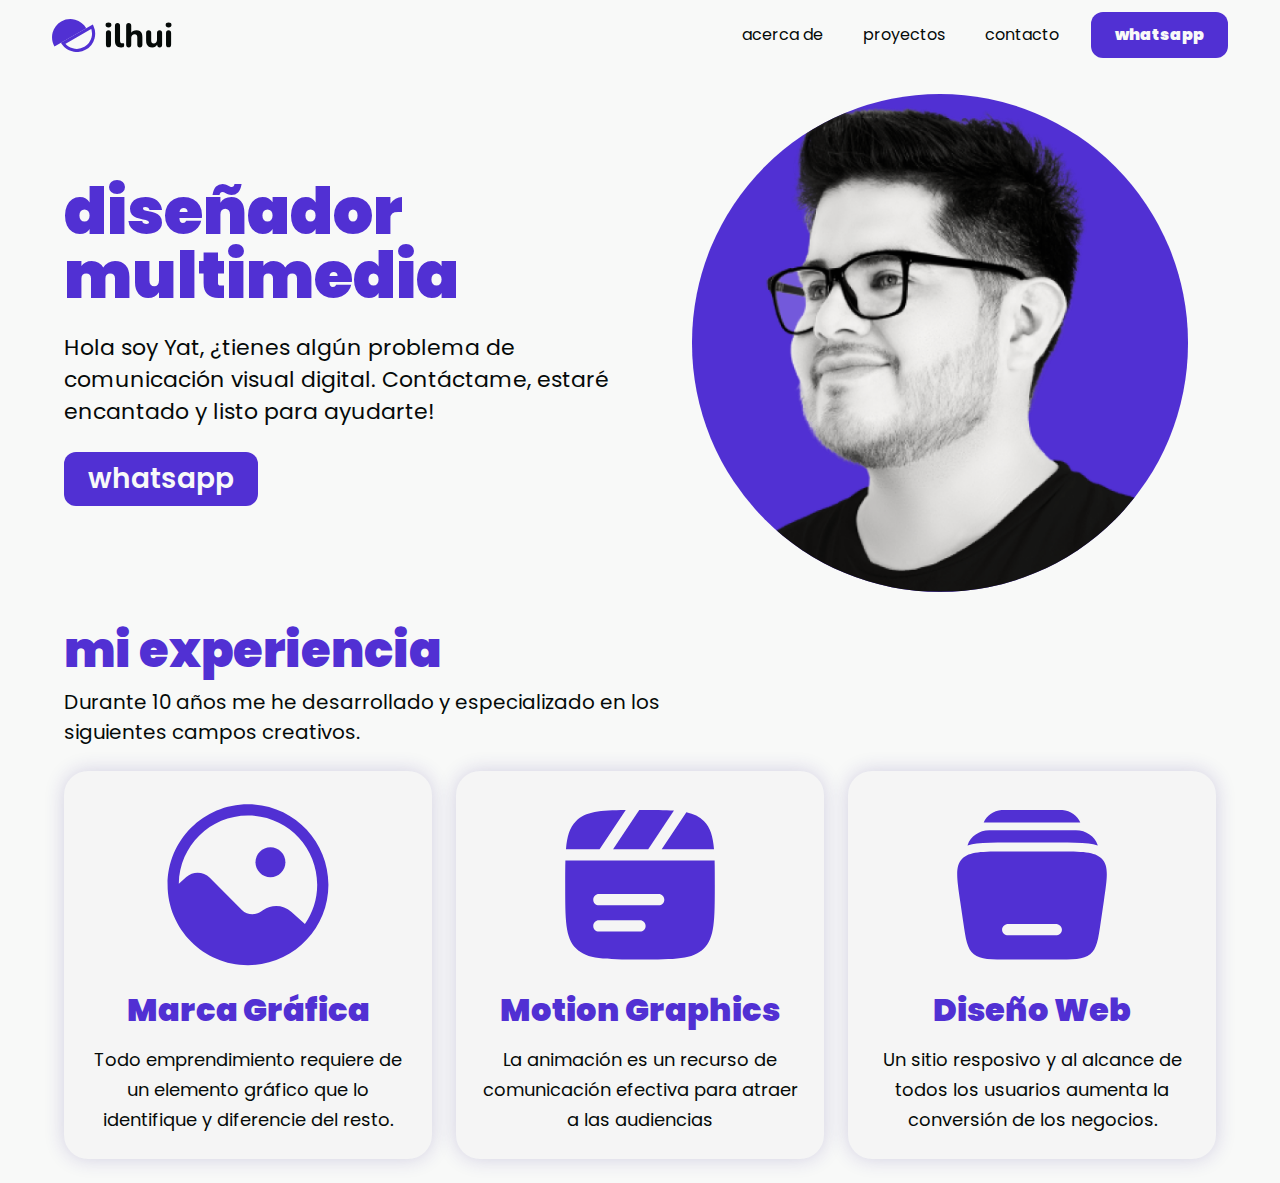
<file: index.html>
<!DOCTYPE html>
<html lang="es">
<head>
	<meta charset="UTF-8">
	<meta name="viewport" content="width=device-width, initial-scale=1.0">
	<title>🧔 Inicio - Portafolio Yatto 💼</title>

	<!-- Google Fonts Start -->
	<link rel="preconnect" href="https://fonts.googleapis.com">
	<link rel="preconnect" href="https://fonts.gstatic.com" crossorigin>
	<link href="https://fonts.googleapis.com/css2?family=Montserrat:ital,wght@0,100..900;1,100..900&family=Poppins:wght@400;700;900&display=swap" rel="stylesheet">
	<!-- Google Fonts End -->

	<!-- Stylesheets Start -->
		<!-- Homologa los estilos iniciales de los navegadores -->
		<link rel="stylesheet" href="./css/resset.css"> 
		<!-- Estilo de nuestra página -->
		<link rel="stylesheet" href="./css/style.css">
	<!-- Stylesheets End -->
</head>
<body>
	<header class="header">
		<div class="header-wrapper">
			<a class="header-brand" href="./">
				<img src="./assets/brand/brand-ilhui.svg" alt="Logotipo Ilhui">
			</a>
			<nav class="header-nav">
				<a class="header-nav-item" href="about.html">acerca de</a>
				<a class="header-nav-item"href="projects.html">proyectos</a>
				<a class="header-nav-item"href="contact.html">contacto</a>
				<a class="header-nav-button"href="#">whatsapp</a>
			</nav>
		</div>
	</header>

	<div class="hero">
		<div class="hero-wrapper">
			<div class="hero-content">
				<h1 class="hero-title">diseñador multimedia</h1>
				<p class="hero-paragraph">Hola soy Yat, ¿tienes algún problema de comunicación visual digital. Contáctame, estaré encantado y listo para ayudarte!</p>
				<a class="hero-button" href="#">whatsapp</a>
			</div>
			<div class="hero-profile">
				<img class="hero-image" src="./assets/brand/profile-pic.png" alt="Fotografía de Perfil Yatto">
			</div>
		</div>
	</div>


	<!-- Contenido principal de la página -->
	<main class="main">
		<!-- Encajonamos las secciones -->
		<div class="main-wrapper">
			<!-- Sección de Servicios -->
			<section class="services">
				<div class="services-content">
					<h2 class="services-title">mi experiencia</h2>
					<p class="services-paragraph">Durante 10 años me he desarrollado y especializado en los siguientes campos creativos.</p>
				</div>
				<div class="services-cards">
					<div class="services-item">
						<img class="services-image" src="./assets/icons/icon-branding.svg" alt="Icono de Marca Gráfica">
						<h3 class="services-subtitle">Marca Gráfica</h3>
						<p class="services-description">Todo emprendimiento requiere de un elemento gráfico que lo identifique y diferencie del resto.</p>
					</div>
					<div class="services-item">
						<img class="services-image" src="./assets/icons/icon-motion-graphics.svg" alt="Icono de Motion Graphics">
						<h3 class="services-subtitle">Motion Graphics</h3>
						<p class="services-description">La animación es un recurso de comunicación efectiva para atraer a las audiencias</p>
					</div>
					<div class="services-item">
						<img class="services-image" src="./assets/icons/icon-web.svg" alt="Icono de Diseño Web">
						<h3 class="services-subtitle">Diseño Web</h3>
						<p class="services-description">Un sitio resposivo y al alcance de todos los usuarios aumenta la conversión de los negocios.</p>
					</div>
				</div>
			</section>
			<!-- Vendrán las demás secciones... -->
		</div>
	</main>




</body>
</html>
</file>
<file: css/style.css>
/* Header */

.header{
	width: 100%;
	display: flex;
	justify-content: center;

}
.header-wrapper{
	width: 100%;
	max-width: 1200px;
	display: flex;
	justify-content: space-between;
	align-items: center;
	padding: 12px;

}
.header-brand{
	width: 120px;
}

.header-nav{
	display: flex;
	gap: 24px;

}
.header-nav-item{
	color: var(--negro);
	padding: 12px 8px;
}

.header-nav-item:hover {
	color: var(--morado);
}

.header-nav-button{
	color: var(--blanco);
	font-weight: 900;
	padding: 12px 24px;
	border-radius: 12px;
	background-color: var(--morado);
}

.header-nav-button:hover {
	background-color: var(--purpura);
}

/* Hero */

.hero{
	width: 100%;
	display: flex;
	justify-content: center;

}
.hero-wrapper{
	max-width: 1200px;
	display: grid;
	grid-template-columns: repeat(2, 1fr);
}
.hero-content{
	padding: 24px;
	display: flex;
	flex-direction: column;
	justify-content: center;
}
.hero-title{
	font-size: 64px;
	font-weight: 900;
	line-height: 64px;
	color: var(--morado);
	margin-bottom: 24px;

}
.hero-paragraph{
	font-size: 22px;
	line-height:32px;
	color: var(--negro);
	margin-bottom: 24px;
	hyphens: none;
}

.hero-button{
	font-size: 28px;
	width: fit-content;
	color: var(--blanco);
	font-weight: 600;
	padding: 16px 24px;
	border-radius: 12px;
	background-color: var(--morado);
}

.hero-button:hover {
	background-color: var(--purpura);
}

.hero-profile{
	display: flex;
	justify-content: center;
	padding: 24px;
}
.hero-image{
	width: 90%;
	background-color: var(--morado);
	border-radius: 50%;
}

/* Main */

.main {
	display: flex;
	justify-content: center;
}
.main-wrapper{
	width: 100%;
	max-width: 1200px;
}

/* Section Services */

.services{
	padding: 24px;
}

.services-content{
	max-width: 600px;
	margin-bottom: 24px;
}

.services-title {
	font-size: 48px;
	color: var(--morado);
	font-weight: 900;
	margin-bottom: 24px;
}

.services-paragraph {
	font-size: 20px;
	line-height: 30px;
	color: var(--negro);
}

.services-cards{
	display: grid;
	grid-template-columns: repeat(3,1fr);
	gap: 24px;
}

.services-item {
	padding: 24px;
	display: flex;
	flex-direction: column;
	justify-content: center;
	gap:24px;
	text-align: center;
	border-radius: 24px;
	background-color: whitesmoke;
	box-shadow: 0 0 20px var(--purpura-shadow);
}

.services-image {
	align-self: center;
	max-width: 180px;
}

.services-subtitle{
	font-size: 32px;
	font-weight: 900;
	color: var(--morado);
}

.services-description {
	font-size: 18px;
	line-height: 30px;
	hyphens: none;
}
</file>
<file: css/resset.css>
/* Resset Pro */

@charset "UTF-8";
/*

  Con este reset vamos a resolver:
    👉 Unificar el uso de Custom Properties
    👉 Problemas de box-model más generales
    👉 Problemas con imagenes, vídeos e iconos svg
    👉 Problemas con tipografías y etiquetas input en formularios
    👉 Unificar la tipografía de todas las etiquetas de una web

*/
/* Aquí definimos las Custom properties */
:root {
	/* Color */
	--morado: #5130D3;
	--lavanda: #BCAFEE;
	--purpura: #301C83;
	--blanco: #F8F9F8;
  --negro: #050A08;

	--purpura-shadow: #311c8330;
  /* Tipografía */
  --tipo-principal: "Poppins", sans-serif;
	--tipo-secundaria: "Montserrat", sans-serif;
}

/* Las adaptamos al modo oscuro */
/* @media (prefers-color-scheme: dark) {
  :root {
    --negro: #ececec;
  }
} */
/* Opcional */
/* Configuramos si un usuario ha activado el modo alto contraste. (WD) */
/* Opcional */
/* Desactivamos los animations en el caso de que el usuario haya configurado el modo sin animation */
@media (prefers-reduced-motion: reduce) {
  * {
    -webkit-animation: none !important;
            animation: none !important;
    -webkit-transition: none !important;
    transition: none !important;
  }
}
/* Reseteamos los margin y paddings de todas las etiquetas */
* {
  margin: 0;
  padding: 0;
  border: 0;
  -webkit-box-sizing: border-box;
          box-sizing: border-box;
  vertical-align: baseline;
}

/* Evitamos problemas con las imagenes */
img, picture, video, iframe, figure {
  max-width: 100%;
  width: 100%;
  display: block;
  /* opcional */
  -o-object-fit: cover;
     object-fit: cover;
  /* opcional */
  -o-object-position: center center;
     object-position: center center;
}

/* Reseteamos los enlaces para funcionar como cajas... */
a {
  display: block;
  text-decoration: none;
  color: inherit;
  font-size: inherit;
}

/* ... excepto los que se encuentran en párrafos */
p a {
  display: inline;
}

/* Quitamos los puntos de los <li> */
li {
  list-style-type: none;
}

/* Configuramos anclas suaves */
html {
  scroll-behavior: smooth;
}

/* Desactivamos estilos por defecto de las principales etiquetas de texto */
h1, h2, h3, h4, h5, h6, p, span, a, strong, blockquote, i, b, u, em {
  font-size: 1em;
  font-weight: inherit;
  font-style: inherit;
  text-decoration: none;
  color: inherit;
}

/* Evitamos problemas con los pseudoelementos de quotes */
blockquote:before, blockquote:after, q:before, q:after {
  content: "";
  content: none;
}

/* Configuramos el texto que seleccionamos */
::-moz-selection {
  background-color: var(--negro);
  color: var(--blanco);
}
::selection {
  background-color: var(--negro);
  color: var(--blanco);
}

/* Nivelamos problemas de tipografías y colocación de formularios */
form, input, textarea, select, button, label {
  font-family: inherit;
  font-size: inherit;
  -webkit-hyphens: auto;
      -ms-hyphens: auto;
          hyphens: auto;
  background-color: transparent;
  color: inherit;
  display: block;
  /* opcional */
  -webkit-appearance: none;
     -moz-appearance: none;
          appearance: none;
}

/* Reseteamos las tablas */
table, tr, td {
  border-collapse: collapse;
  border-spacing: 0;
}

/* Evitamos problemas con los SVG */
svg {
  width: 100%;
  display: block;
  fill: currentColor;
}

/* (Probándolo, no usar en producción) En el caso de añadir una  */
/* p svg{
  display: inline;
  width: initial;
} */
/* Configuramos la tipografía para toda la web */
body {
  min-height: 100vh;
  font-size: 100%;
  font-family: var(--tipo-principal);
  color: var(--negro);
	background-color: var(--blanco);
  /* opcional */
  line-height: 1.4em;
  /* opcional */
  -webkit-hyphens: auto;
      -ms-hyphens: auto;
          hyphens: auto;
  /* opcional */
  font-smooth: always;
  /* opcional */
  -webkit-font-smoothing: antialiased;
  /* opcional */
  -moz-osx-font-smoothing: grayscale;
}
</file>
